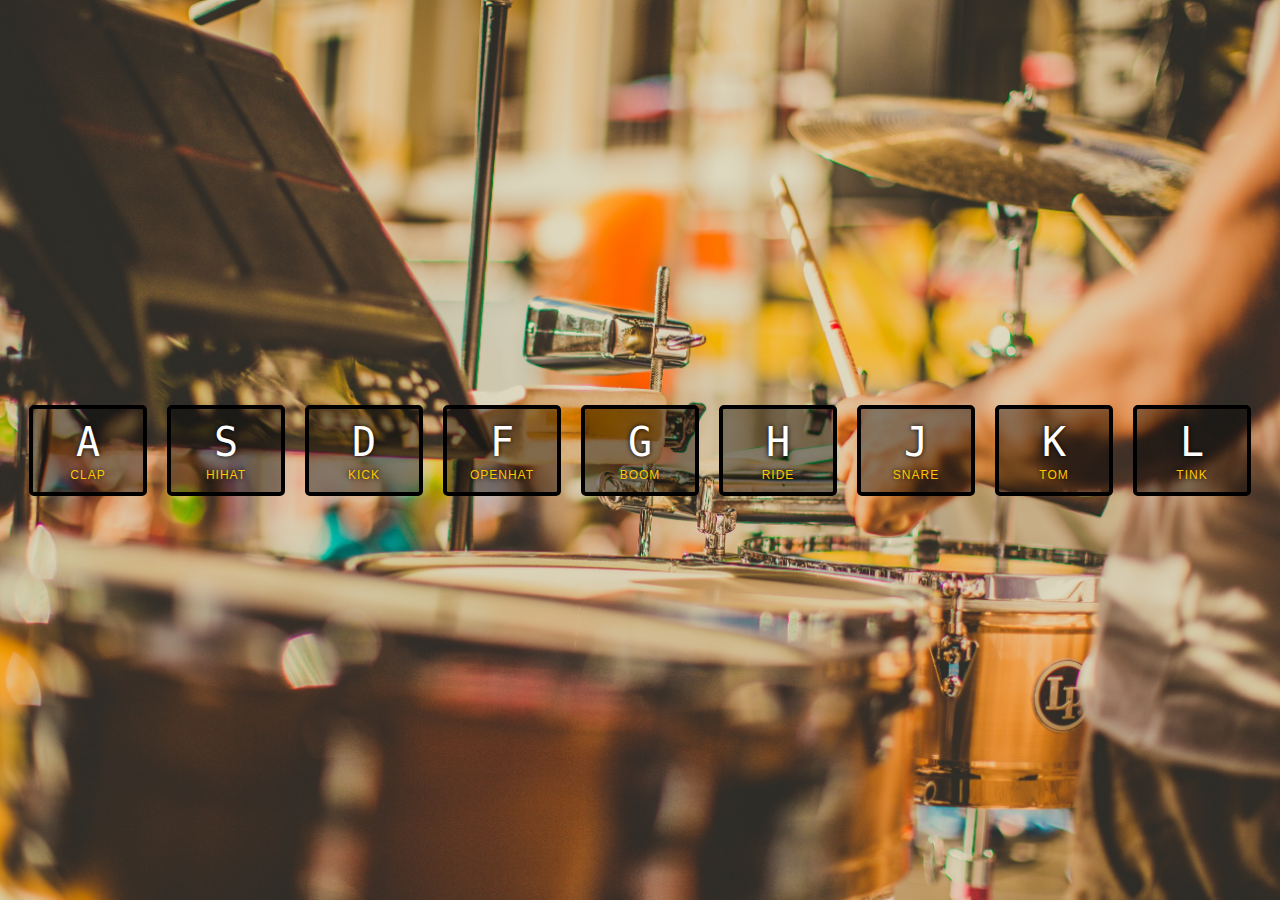
<file: index.html>
<!DOCTYPE html>
<html lang="en">
    <head>
        <meta charset="UTF-8" />
        <title>JS Drum Kit</title>
        <link rel="stylesheet" href="style.css" />
        <link rel="icon" href="https://fav.farm/🔥" />
    </head>
    <body>
        <div class="keys">
            <div data-key="65" class="key">
                <kbd>A</kbd>
                <span class="sound">clap</span>
            </div>
            <div data-key="83" class="key">
                <kbd>S</kbd>
                <span class="sound">hihat</span>
            </div>
            <div data-key="68" class="key">
                <kbd>D</kbd>
                <span class="sound">kick</span>
            </div>
            <div data-key="70" class="key">
                <kbd>F</kbd>
                <span class="sound">openhat</span>
            </div>
            <div data-key="71" class="key">
                <kbd>G</kbd>
                <span class="sound">boom</span>
            </div>
            <div data-key="72" class="key">
                <kbd>H</kbd>
                <span class="sound">ride</span>
            </div>
            <div data-key="74" class="key">
                <kbd>J</kbd>
                <span class="sound">snare</span>
            </div>
            <div data-key="75" class="key">
                <kbd>K</kbd>
                <span class="sound">tom</span>
            </div>
            <div data-key="76" class="key">
                <kbd>L</kbd>
                <span class="sound">tink</span>
            </div>
        </div>

        <audio data-key="65" src="sounds/clap.wav"></audio>
        <audio data-key="83" src="sounds/hihat.wav"></audio>
        <audio data-key="68" src="sounds/kick.wav"></audio>
        <audio data-key="70" src="sounds/openhat.wav"></audio>
        <audio data-key="71" src="sounds/boom.wav"></audio>
        <audio data-key="72" src="sounds/ride.wav"></audio>
        <audio data-key="74" src="sounds/snare.wav"></audio>
        <audio data-key="75" src="sounds/tom.wav"></audio>
        <audio data-key="76" src="sounds/tink.wav"></audio>

        <script>
            function playSound(e) {
                const audio = document.querySelector(
                    `audio[data-key = "${e.keyCode}"]`
                );
                const key = document.querySelector(
                    `.key[data-key = "${e.keyCode}"]`
                );
                if (!audio) return;
                // in order to press the key in quick succession
                audio.currentTime = 0;
                audio.play();
                key.classList.add("playing");
            }

            function removeTransition(e) {
                //skip if not a transform
                if (e.propertyName !== "transform") return;
                this.classList.remove("playing");
            }

            const keys = document.querySelectorAll(".key");
            keys.forEach((key) =>
                key.addEventListener("transitionend", removeTransition)
            );
            window.addEventListener("keydown", playSound);
        </script>
    </body>
</html>
</file>
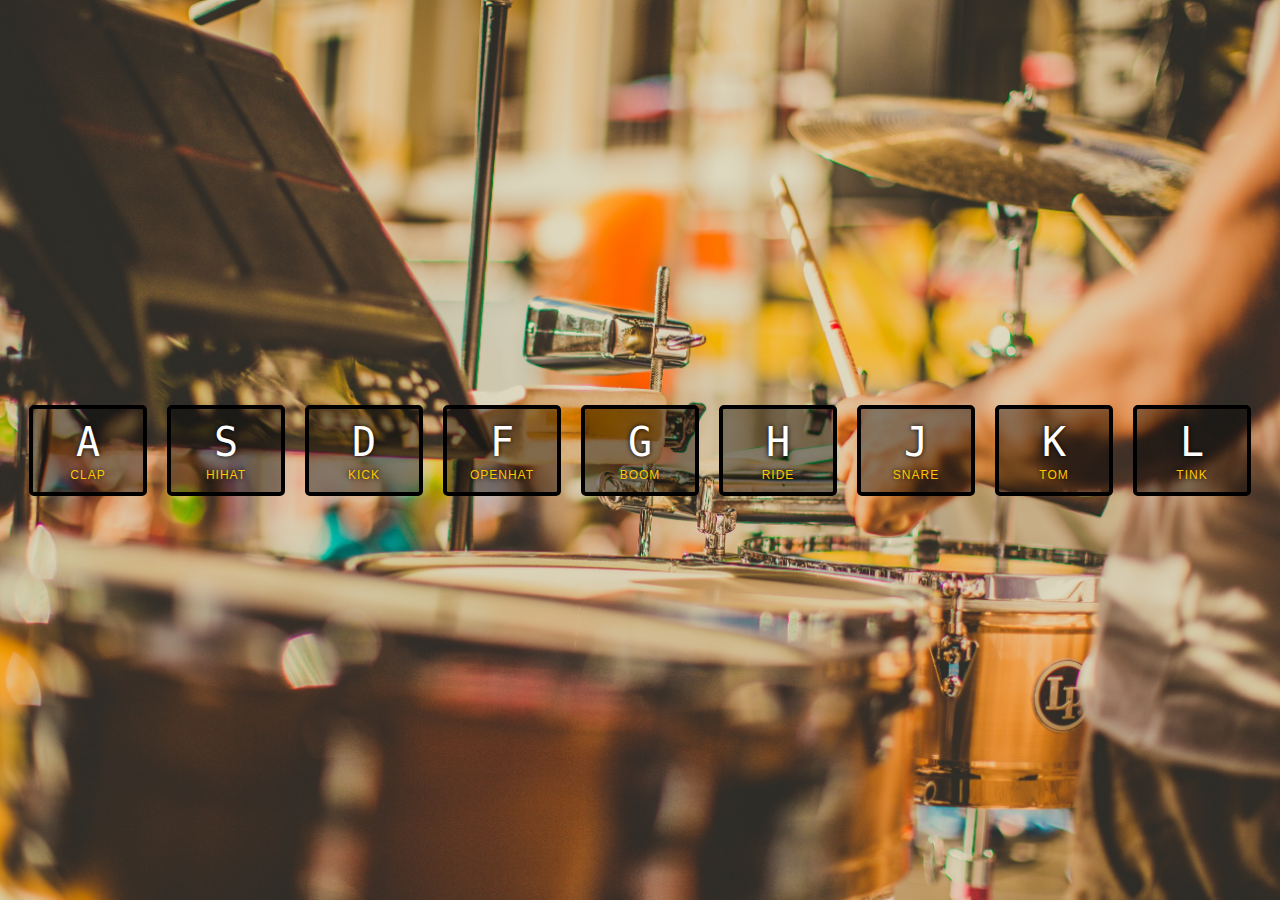
<file: index-FINISHED.html>
<!DOCTYPE html>
<html lang="en">
    <head>
        <meta charset="UTF-8" />
        <title>JS Drum Kit</title>
        <link rel="stylesheet" href="style.css" />
        <link rel="icon" href="https://fav.farm/✅" />
    </head>
    <body>
        <div class="keys">
            <div data-key="65" class="key">
                <kbd>A</kbd>
                <span class="sound">clap</span>
            </div>
            <div data-key="83" class="key">
                <kbd>S</kbd>
                <span class="sound">hihat</span>
            </div>
            <div data-key="68" class="key">
                <kbd>D</kbd>
                <span class="sound">kick</span>
            </div>
            <div data-key="70" class="key">
                <kbd>F</kbd>
                <span class="sound">openhat</span>
            </div>
            <div data-key="71" class="key">
                <kbd>G</kbd>
                <span class="sound">boom</span>
            </div>
            <div data-key="72" class="key">
                <kbd>H</kbd>
                <span class="sound">ride</span>
            </div>
            <div data-key="74" class="key">
                <kbd>J</kbd>
                <span class="sound">snare</span>
            </div>
            <div data-key="75" class="key">
                <kbd>K</kbd>
                <span class="sound">tom</span>
            </div>
            <div data-key="76" class="key">
                <kbd>L</kbd>
                <span class="sound">tink</span>
            </div>
        </div>

        <audio data-key="65" src="sounds/clap.wav"></audio>
        <audio data-key="83" src="sounds/hihat.wav"></audio>
        <audio data-key="68" src="sounds/kick.wav"></audio>
        <audio data-key="70" src="sounds/openhat.wav"></audio>
        <audio data-key="71" src="sounds/boom.wav"></audio>
        <audio data-key="72" src="sounds/ride.wav"></audio>
        <audio data-key="74" src="sounds/snare.wav"></audio>
        <audio data-key="75" src="sounds/tom.wav"></audio>
        <audio data-key="76" src="sounds/tink.wav"></audio>

        <script>
            function removeTransition(e) {
                if (e.propertyName !== "transform") return;
                e.target.classList.remove("playing");
            }

            function playSound(e) {
                const audio = document.querySelector(
                    `audio[data-key="${e.keyCode}"]`
                );
                const key = document.querySelector(
                    `div[data-key="${e.keyCode}"]`
                );
                if (!audio) return;

                key.classList.add("playing");
                audio.currentTime = 0;
                audio.play();
            }

            const keys = Array.from(document.querySelectorAll(".key"));
            keys.forEach((key) =>
                key.addEventListener("transitionend", removeTransition)
            );
            window.addEventListener("keydown", playSound);
        </script>
    </body>
</html>
</file>
<file: style.css>
html {
    font-size: 10px;
    background: url("./background.jpg") bottom center;
    background-size: cover;
}

body,
html {
    margin: 0;
    padding: 0;
    font-family: sans-serif;
}

.keys {
    display: flex;
    flex: 1;
    min-height: 100vh;
    align-items: center;
    justify-content: center;
}

.key {
    border: 0.4rem solid black;
    border-radius: 0.5rem;
    margin: 1rem;
    font-size: 1.5rem;
    padding: 1rem 0.5rem;
    transition: all 0.07s ease;
    width: 10rem;
    text-align: center;
    color: white;
    background: rgba(0, 0, 0, 0.4);
    text-shadow: 0 0 0.5rem black;
}

.playing {
    transform: scale(1.1);
    border-color: #ffc600;
    box-shadow: 0 0 1rem #ffc600;
}

kbd {
    display: block;
    font-size: 4rem;
}

.sound {
    font-size: 1.2rem;
    text-transform: uppercase;
    letter-spacing: 0.1rem;
    color: #ffc600;
}
</file>
